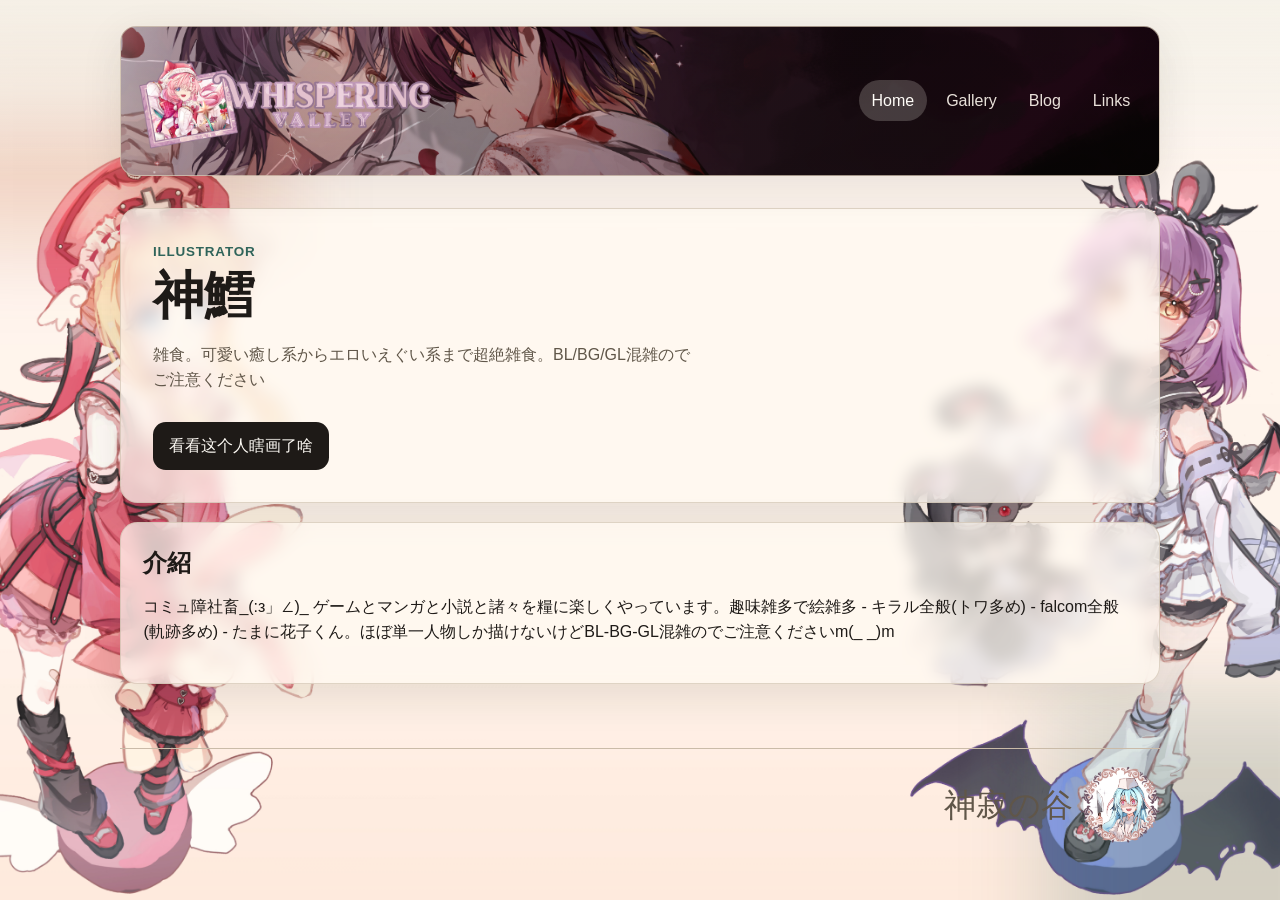
<file: index.html>
<!doctype html>
<html lang="en">
  <head>
    <meta charset="UTF-8" />
    <meta name="viewport" content="width=device-width, initial-scale=1.0" />
    <title>Whispering Valley | Home</title>
    <link rel="stylesheet" href="./assets/css/styles.css" />
  </head>
  <body data-page="home">
    <div class="bg-shape bg-shape-1" aria-hidden="true"></div>
    <div class="bg-shape bg-shape-2" aria-hidden="true"></div>

    <header id="site-header"></header>

    <main class="page-wrap">
      <section class="hero reveal">
        <p class="kicker" id="intro-tagline"></p>
        <h1 id="intro-name">神鳕</h1>
        <p class="lede" id="intro-bio"></p>
        <a class="cta" href="./gallery.html">看看这个人瞎画了啥</a>
      </section>

      <section class="panel reveal stagger">
        <h2>介紹</h2>
        <p id="intro-current-focus"></p>
      </section>
    </main>

    <footer id="site-footer"></footer>
    <script type="module" src="./assets/js/main.js?v=5"></script>
  </body>
</html>
</file>
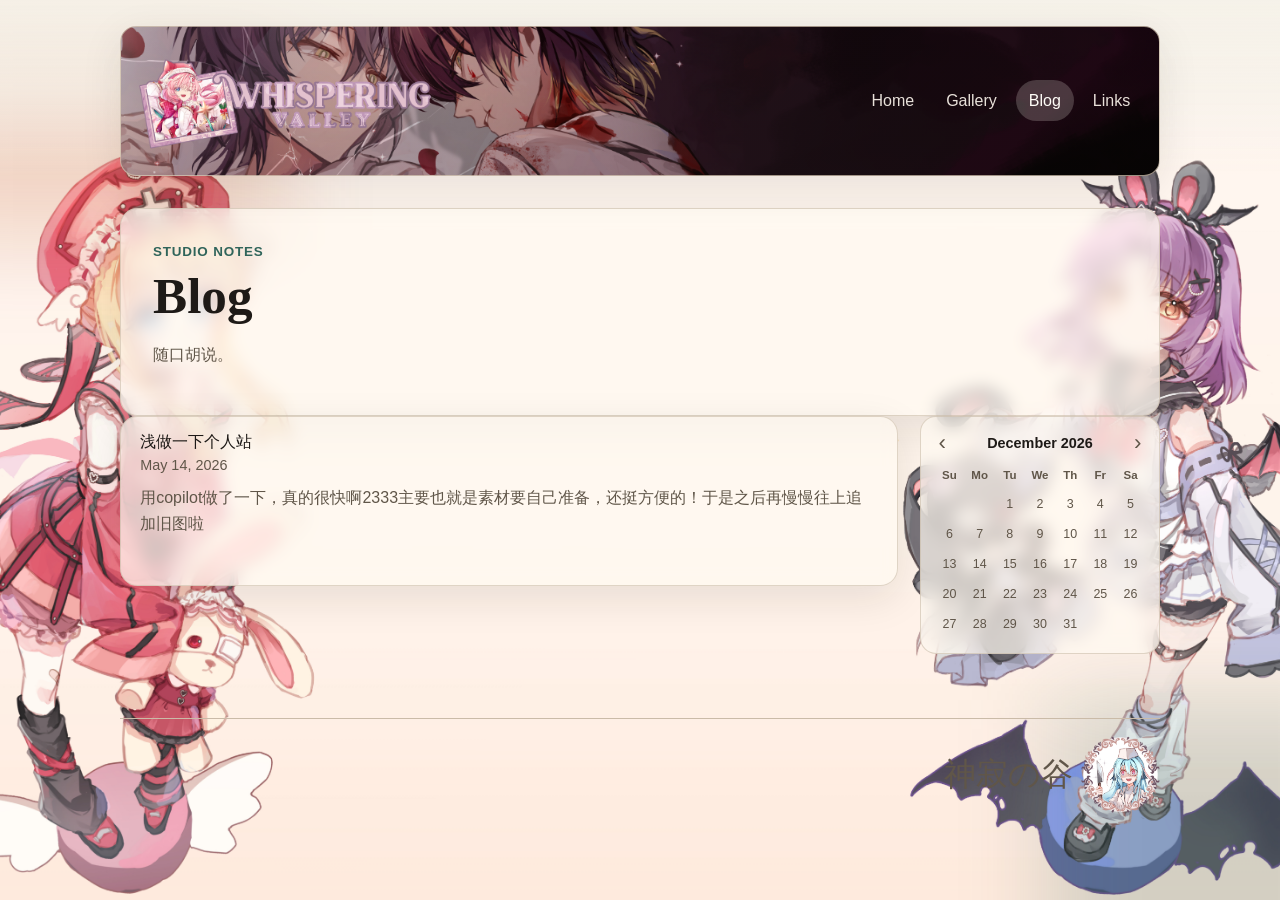
<file: blog.html>
<!doctype html>
<html lang="en">
  <head>
    <meta charset="UTF-8" />
    <meta name="viewport" content="width=device-width, initial-scale=1.0" />
    <title>Whispering Valley | Blog</title>
    <link rel="stylesheet" href="./assets/css/styles.css" />
  </head>
  <body data-page="blog">
    <div class="bg-shape bg-shape-1" aria-hidden="true"></div>
    <div class="bg-shape bg-shape-2" aria-hidden="true"></div>

    <header id="site-header"></header>

    <main class="page-wrap">
      <section class="page-head reveal">
        <p class="kicker">Studio Notes</p>
        <h1>Blog</h1>
        <p class="lede">随口胡说。</p>
      </section>

      <div class="blog-layout">
        <div id="blog-list" class="stack"></div>
        <aside id="blog-calendar" class="blog-sidebar"></aside>
      </div>
    </main>

    <footer id="site-footer"></footer>
    <script type="module" src="./assets/js/main.js?v=5"></script>
  </body>
</html>
</file>
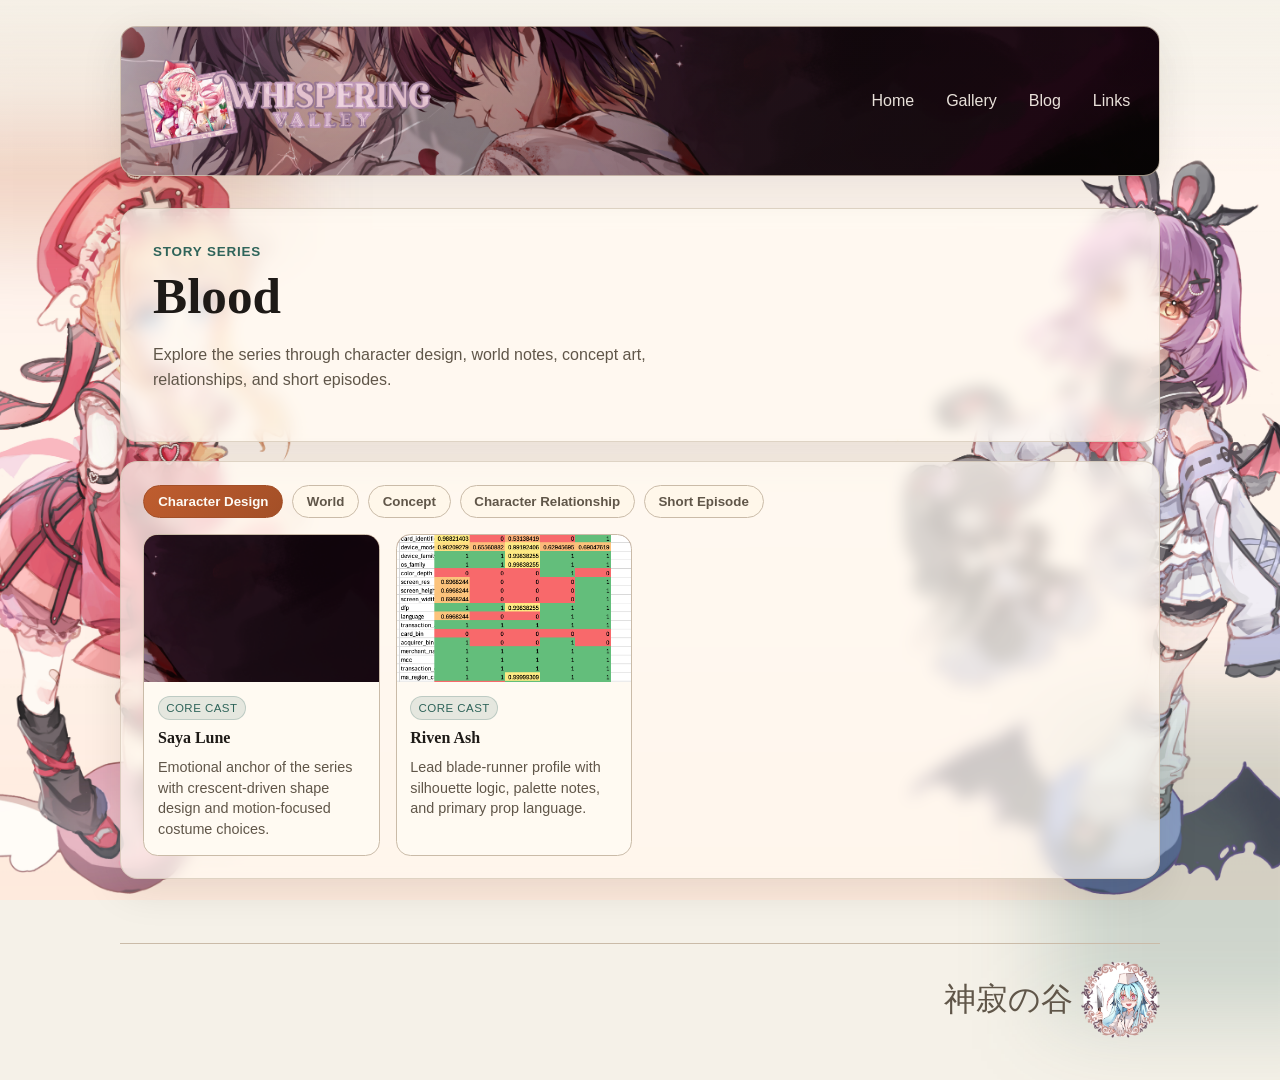
<file: blood.html>
<!doctype html>
<html lang="en">
  <head>
    <meta charset="UTF-8" />
    <meta name="viewport" content="width=device-width, initial-scale=1.0" />
    <title>Whispering Valley | Blood Series</title>
    <link rel="stylesheet" href="./assets/css/styles.css" />
  </head>
  <body data-page="blood">
    <div class="bg-shape bg-shape-1" aria-hidden="true"></div>
    <div class="bg-shape bg-shape-2" aria-hidden="true"></div>

    <header id="site-header"></header>

    <main class="page-wrap">
      <section class="page-head reveal">
        <p class="kicker">Story Series</p>
        <h1>Blood</h1>
        <p class="lede">
          Explore the series through character design, world notes, concept art,
          relationships, and short episodes.
        </p>
      </section>

      <section class="panel reveal">
        <div id="blood-tabs" class="tabs" role="tablist" aria-label="Blood sections"></div>
        <div id="blood-grid" class="blood-grid"></div>
      </section>
    </main>

    <footer id="site-footer"></footer>
    <script type="module" src="./assets/js/main.js?v=5"></script>
  </body>
</html>
</file>
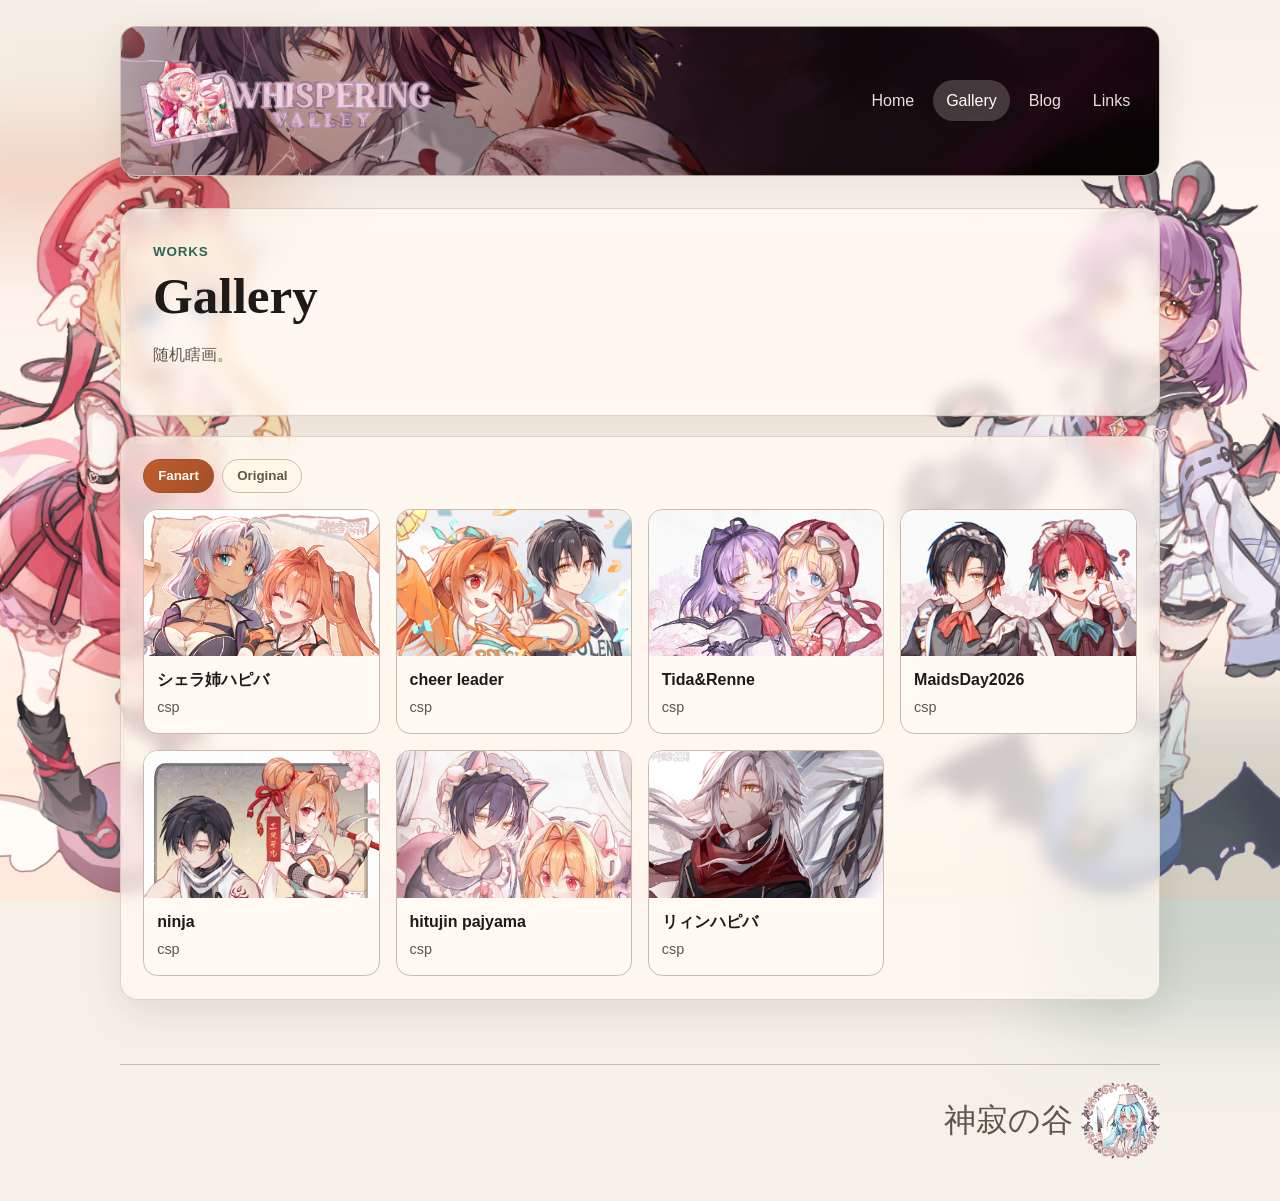
<file: gallery.html>
<!doctype html>
<html lang="en">
  <head>
    <meta charset="UTF-8" />
    <meta name="viewport" content="width=device-width, initial-scale=1.0" />
    <title>Whispering Valley | Gallery</title>
    <link rel="stylesheet" href="./assets/css/styles.css" />
  </head>
  <body data-page="gallery">
    <div class="bg-shape bg-shape-1" aria-hidden="true"></div>
    <div class="bg-shape bg-shape-2" aria-hidden="true"></div>

    <header id="site-header"></header>

    <main class="page-wrap">
      <section class="page-head reveal">
        <p class="kicker">Works</p>
        <h1>Gallery</h1>
        <p class="lede">随机瞎画。</p>
      </section>

      <section class="panel reveal">
        <div id="gallery-tabs" class="tabs" role="tablist" aria-label="Gallery categories"></div>
        <div id="gallery-grid" class="gallery-grid"></div>
      </section>
    </main>

    <footer id="site-footer"></footer>
    <script type="module" src="./assets/js/main.js?v=5"></script>
  </body>
</html>
</file>
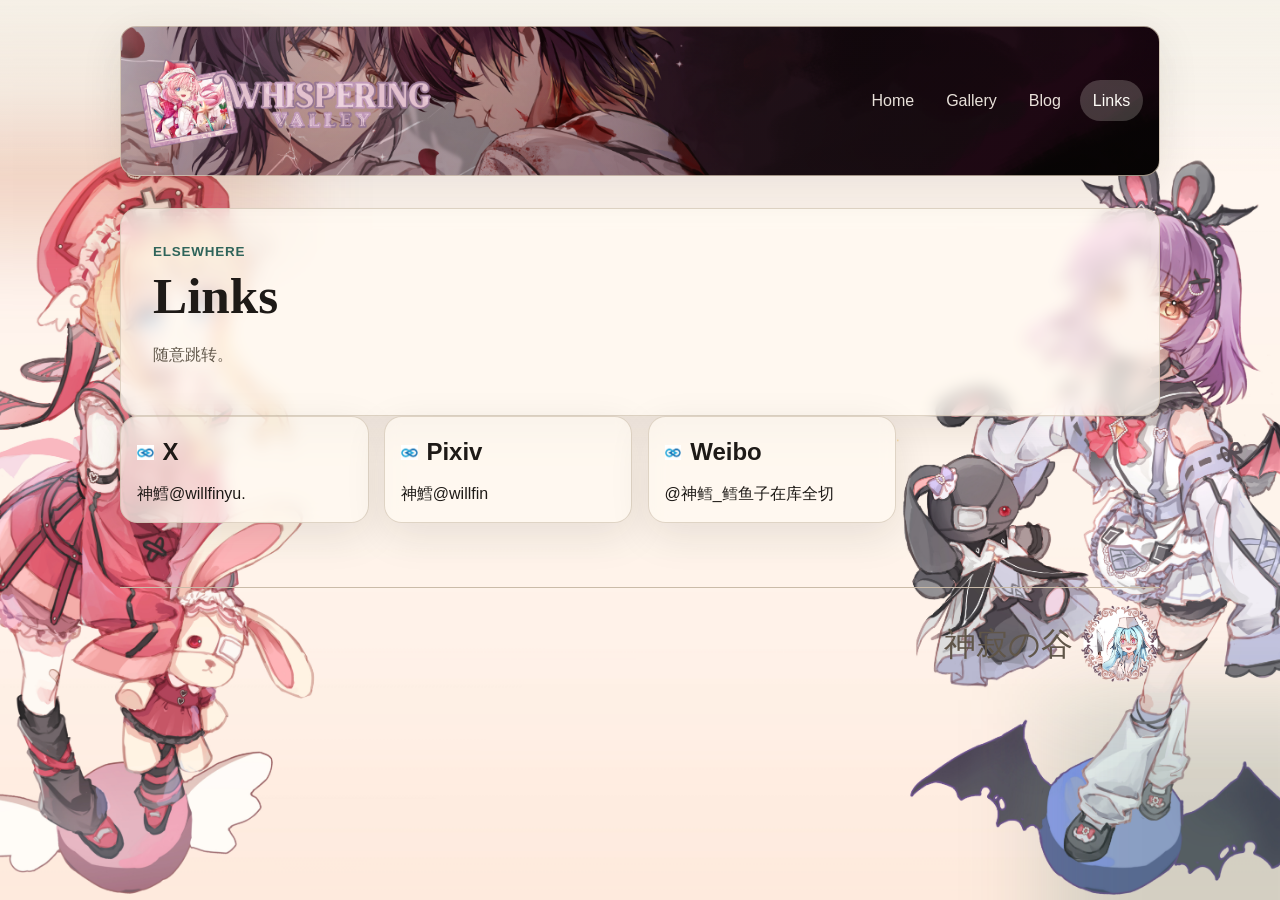
<file: links.html>
<!doctype html>
<html lang="en">
  <head>
    <meta charset="UTF-8" />
    <meta name="viewport" content="width=device-width, initial-scale=1.0" />
    <title>Whispering Valley | Links</title>
    <link rel="stylesheet" href="./assets/css/styles.css" />
  </head>
  <body data-page="links">
    <div class="bg-shape bg-shape-1" aria-hidden="true"></div>
    <div class="bg-shape bg-shape-2" aria-hidden="true"></div>

    <header id="site-header"></header>

    <main class="page-wrap">
      <section class="page-head reveal">
        <p class="kicker">Elsewhere</p>
        <h1>Links</h1>
        <p class="lede">随意跳转。</p>
      </section>

      <section id="links-list" class="link-grid"></section>
    </main>

    <footer id="site-footer"></footer>
    <script type="module" src="./assets/js/main.js?v=5"></script>
  </body>
</html>
</file>
<file: assets/css/styles.css>
:root {
  --bg: #f5f1e8;
  --ink: #1e1a17;
  --muted: #605649;
  --line: #cabba8;
  --accent: #bf5d2f;
  --accent-2: #2f645a;
  --card: #fffaf2;
  --shadow: 0 12px 40px rgba(30, 26, 23, 0.1);
}

* {
  box-sizing: border-box;
}

html,
body {
  margin: 0;
  padding: 0;
}

body {
  min-height: 100vh;
  color: var(--ink);
  font-family: "Avenir Next", "Segoe UI", "Trebuchet MS", sans-serif;
  background: url("../../data/bg1.jpg") center / cover fixed no-repeat;
  background-color: var(--bg);
  line-height: 1.6;
  overflow-x: hidden;
}

.bg-shape {
  position: fixed;
  z-index: -1;
  pointer-events: none;
  filter: blur(44px);
}

.bg-shape-1 {
  width: 360px;
  height: 360px;
  top: -120px;
  left: -80px;
  background: rgba(191, 93, 47, 0.22);
}

.bg-shape-2 {
  width: 320px;
  height: 320px;
  bottom: -120px;
  right: -90px;
  background: rgba(47, 100, 90, 0.2);
}

.page-wrap {
  width: min(1040px, 92vw);
  margin: 0 auto;
  padding: 2rem 0 4rem;
}

#site-header {
  position: sticky;
  top: 0;
  z-index: 100;
  padding-top: 0.6rem;
  background: linear-gradient(to bottom, rgba(245, 241, 232, 0.95), rgba(245, 241, 232, 0.72), transparent);
  transition: padding-top 180ms ease;
}

.site-header {
  width: min(1040px, 92vw);
  margin: 1rem auto 0;
  display: flex;
  align-items: center;
  justify-content: space-between;
  gap: 1rem;
  min-height: 150px;
  border: 1px solid rgba(202, 187, 168, 0.78);
  border-radius: 1rem;
  padding: 0.9rem 1rem;
  background-image: linear-gradient(rgba(26, 21, 16, 0.16), rgba(26, 21, 16, 0.22)), url("../../data/header.png");
  background-size: cover;
  background-position: center 40%;
  background-repeat: no-repeat;
  box-shadow: var(--shadow);
  transition: margin-top 180ms ease, padding 180ms ease, width 180ms ease;
}

.brand {
  display: inline-flex;
  align-items: center;
  text-decoration: none;
  color: #fff8ef;
}

.brand-logo {
  height: clamp(100px, 28vw, 70px);
  width: auto;
  display: block;
}

.brand-dot {
  width: 0.8rem;
  height: 0.8rem;
  border-radius: 999px;
  background: linear-gradient(120deg, var(--accent), var(--accent-2));
}

.brand-name {
  font-family: "Iowan Old Style", "Palatino Linotype", "Book Antiqua", serif;
  font-weight: 700;
  font-size: 1.2rem;
}

.nav {
  display: flex;
  flex-wrap: wrap;
  gap: 0.4rem;
}

.nav a {
  text-decoration: none;
  color: rgba(255, 248, 239, 0.9);
  padding: 0.5rem 0.8rem;
  border-radius: 999px;
  transition: background-color 180ms ease, color 180ms ease, padding 180ms ease;
}

#site-header.is-compact {
  padding-top: 0;
}

#site-header.is-compact .site-header {
  margin-top: 0.3rem;
  width: min(980px, 94vw);
  min-height: 92px;
  padding: 0.55rem 0.8rem;
}

#site-header.is-compact .brand-name {
  font-size: 1.05rem;
}

#site-header.is-compact .brand-logo {
  height: clamp(34px, 5vw, 54px);
}

#site-header.is-compact .nav a {
  padding: 0.36rem 0.62rem;
}

.nav a:hover,
.nav a.is-active {
  background: rgba(255, 248, 239, 0.2);
  color: #fffdf8;
}

.hero,
.page-head,
.panel,
.entry,
.link-card {
  background: rgba(255, 250, 242, 0.72);
  border: 1px solid rgba(202, 187, 168, 0.6);
  backdrop-filter: blur(8px);
  border-radius: 1.1rem;
  box-shadow: var(--shadow);
}

.hero,
.page-head {
  padding: 2rem;
}

.hero h1,
.page-head h1,
.panel h2 {
  font-family: "Iowan Old Style", "Palatino Linotype", "Book Antiqua", serif;
  margin: 0.3rem 0 0.7rem;
  line-height: 1.15;
}

.hero h1,
.page-head h1 {
  font-size: clamp(2rem, 4vw, 3.3rem);
}

.kicker {
  margin: 0;
  letter-spacing: 0.06em;
  text-transform: uppercase;
  color: var(--accent-2);
  font-size: 0.84rem;
  font-weight: 700;
}

.lede {
  max-width: 62ch;
  color: var(--muted);
}

.cta {
  display: inline-block;
  margin-top: 0.8rem;
  text-decoration: none;
  background: var(--ink);
  color: #fefbf5;
  padding: 0.7rem 1rem;
  border-radius: 0.8rem;
}

.panel {
  margin-top: 1.2rem;
  padding: 1.4rem;
}

.tabs {
  display: flex;
  flex-wrap: wrap;
  gap: 0.55rem;
  margin-bottom: 1rem;
}

.tab-btn {
  border: 1px solid var(--line);
  background: #fff7ea;
  color: var(--muted);
  padding: 0.52rem 0.86rem;
  border-radius: 999px;
  cursor: pointer;
  font-weight: 600;
}

.tab-btn.is-active {
  color: #fefbf5;
  background: linear-gradient(130deg, var(--accent), #a34f27);
  border-color: #a34f27;
}

.gallery-grid {
  display: grid;
  grid-template-columns: repeat(auto-fill, minmax(220px, 1fr));
  gap: 1rem;
}

.art-card {
  border: 1px solid var(--line);
  border-radius: 0.9rem;
  background: var(--card);
  overflow: hidden;
}

.art-thumb {
  aspect-ratio: 16 / 10;
  width: 100%;
  display: grid;
  place-items: center;
  font-weight: 700;
  color: #fff8ef;
  background: linear-gradient(145deg, #b06844, #784f3d);
  overflow: hidden;
  transition: transform 200ms ease, opacity 200ms ease;
}

.art-thumb img {
  width: 100%;
  height: 100%;
  object-fit: cover;
  display: block;
}

.art-meta {
  padding: 0.7rem 0.8rem 0.9rem;
}

.art-meta h3 {
  margin: 0;
  font-size: 1rem;
}

.art-meta p {
  margin: 0.2rem 0 0;
  color: var(--muted);
  font-size: 0.9rem;
}

/* ---- Blog layout ---- */

.blog-layout {
  display: flex;
  align-items: flex-start;
  gap: 1.4rem;
}

.stack {
  flex: 1 1 0;
  min-width: 0;
  display: grid;
  gap: 1rem;
  align-content: start;
}

.blog-sidebar {
  flex: 0 0 auto;
  width: 240px;
  position: sticky;
  top: 1.2rem;
}

@media (max-width: 780px) {
  .blog-layout {
    flex-direction: column-reverse;
  }
  .blog-sidebar {
    width: 100%;
    position: static;
  }
}

/* ---- Blog entry card ---- */

.entry {
  padding: 1rem 1.2rem;
  position: relative;
}

.entry h2,
.entry-title {
  margin: 0;
  font-family: "Iowan Old Style", "Palatino Linotype", "Book Antiqua", serif;
  cursor: pointer;
  color: var(--ink);
  background: none;
  border: none;
  padding: 0;
  text-align: left;
  font-size: inherit;
  font-weight: inherit;
  line-height: 1.15;
  text-decoration: underline;
  text-decoration-color: transparent;
  transition: text-decoration-color 180ms;
}

.entry-title:hover {
  text-decoration-color: var(--accent);
}

.entry time {
  color: var(--muted);
  font-size: 0.9rem;
}

.entry-preview {
  margin: 0.5rem 0 2rem;
  color: var(--muted);
}

.read-more {
  position: absolute;
  bottom: 0.8rem;
  right: 1rem;
  background: none;
  border: 1px solid var(--line);
  color: var(--muted);
  padding: 0.3rem 0.65rem;
  border-radius: 999px;
  font-size: 0.82rem;
  cursor: pointer;
  transition: background 160ms, color 160ms;
}

.read-more:hover {
  background: var(--ink);
  color: #fefbf5;
  border-color: var(--ink);
}

/* ---- Pagination ---- */

.pagination {
  display: flex;
  gap: 0.4rem;
  flex-wrap: wrap;
  margin-top: 0.4rem;
}

.page-btn {
  border: 1px solid var(--line);
  background: var(--card);
  color: var(--muted);
  padding: 0.4rem 0.75rem;
  border-radius: 999px;
  cursor: pointer;
  font-weight: 600;
  transition: background 160ms, color 160ms;
}

.page-btn.is-active {
  background: var(--ink);
  color: #fefbf5;
  border-color: var(--ink);
}

/* ---- Calendar ---- */

.blog-sidebar {
  background: rgba(255, 250, 242, 0.72);
  border: 1px solid rgba(202, 187, 168, 0.6);
  backdrop-filter: blur(8px);
  border-radius: 1rem;
  padding: 0.9rem;
}

.cal-header {
  display: flex;
  align-items: center;
  justify-content: space-between;
  margin-bottom: 0.5rem;
}

.cal-month {
  font-weight: 700;
  font-size: 0.9rem;
}

.cal-nav {
  background: none;
  border: none;
  cursor: pointer;
  color: var(--muted);
  font-size: 1.4rem;
  line-height: 1;
  padding: 0 0.2rem;
}

.cal-nav:hover {
  color: var(--ink);
}

.cal-clear {
  display: block;
  width: 100%;
  margin-bottom: 0.5rem;
  background: rgba(191, 93, 47, 0.12);
  border: 1px solid rgba(191, 93, 47, 0.3);
  color: var(--accent);
  border-radius: 999px;
  padding: 0.3rem 0.6rem;
  font-size: 0.82rem;
  cursor: pointer;
  font-weight: 600;
}

.cal-grid {
  display: grid;
  grid-template-columns: repeat(7, 1fr);
  gap: 2px;
}

.cal-dow {
  text-align: center;
  font-size: 0.72rem;
  font-weight: 700;
  color: var(--muted);
  padding: 0.2rem 0;
}

.cal-day {
  aspect-ratio: 1;
  display: grid;
  place-items: center;
  font-size: 0.78rem;
  border-radius: 50%;
  border: none;
  background: none;
  color: var(--muted);
  cursor: default;
}

.cal-day.has-post {
  cursor: pointer;
  color: var(--ink);
  font-weight: 700;
  background: rgba(191, 93, 47, 0.14);
}

.cal-day.has-post:hover {
  background: rgba(191, 93, 47, 0.28);
}

.cal-day.is-selected {
  background: var(--accent) !important;
  color: #fff8ef !important;
}

/* ---- Blog modal ---- */

.blog-modal {
  display: none;
  position: fixed;
  inset: 0;
  z-index: 900;
  align-items: center;
  justify-content: center;
}

body.bm-open .blog-modal {
  display: flex;
}

.bm-backdrop {
  position: absolute;
  inset: 0;
  background: rgba(10, 8, 6, 0.88);
  backdrop-filter: blur(6px);
}

.bm-frame {
  position: relative;
  z-index: 1;
  background: var(--card);
  border-radius: 1rem;
  padding: 2rem 2.2rem 2.2rem;
  width: min(680px, 92vw);
  max-height: 82vh;
  overflow-y: auto;
  box-shadow: 0 24px 80px rgba(0, 0, 0, 0.45);
}

.bm-title {
  margin: 0 0 0.3rem;
  font-family: "Iowan Old Style", "Palatino Linotype", "Book Antiqua", serif;
  font-size: clamp(1.2rem, 2.5vw, 1.7rem);
}

.bm-time {
  display: block;
  color: var(--muted);
  font-size: 0.88rem;
  margin-bottom: 1.2rem;
}

.bm-body {
  color: var(--ink);
  line-height: 1.75;
  white-space: pre-wrap;
}

.link-grid {
  display: grid;
  grid-template-columns: repeat(auto-fill, minmax(220px, 1fr));
  gap: 0.95rem;
}

.link-card {
  text-decoration: none;
  color: inherit;
  padding: 1rem;
  transition: transform 180ms ease;
}

.link-card-head {
  display: flex;
  align-items: center;
  gap: 0.55rem;
}

.link-card h2 {
  margin: 0;
}

.link-card p {
  margin: 0.55rem 0 0;
}

.link-icon {
  width: 1.05rem;
  height: 1.05rem;
  flex: 0 0 auto;
  object-fit: contain;
}

.link-card:hover {
  transform: translateY(-3px);
}

/* ---- Lightbox ---- */

.lightbox {
  display: none;
  position: fixed;
  inset: 0;
  z-index: 900;
  align-items: center;
  justify-content: center;
}

body.lb-open .lightbox {
  display: flex;
}

.lb-backdrop {
  position: absolute;
  inset: 0;
  background: rgba(10, 8, 6, 0.88);
  backdrop-filter: blur(6px);
}

.lb-frame {
  position: relative;
  z-index: 1;
  margin: 0;
  display: flex;
  flex-direction: column;
  align-items: center;
  gap: 0.8rem;
  max-width: min(90vw, 900px);
  max-height: 90vh;
}

.lb-image {
  border-radius: 0.7rem;
  overflow: hidden;
  display: flex;
  align-items: center;
  justify-content: center;
  max-width: 100%;
  max-height: 80vh;
}

.lb-image img {
  max-width: min(90vw, 900px);
  max-height: 80vh;
  object-fit: contain;
  display: block;
  border-radius: 0.7rem;
  box-shadow: 0 20px 60px rgba(0, 0, 0, 0.5);
}

.lb-placeholder {
  width: clamp(280px, 60vw, 700px);
  aspect-ratio: 16 / 10;
  display: grid;
  place-items: center;
  background: linear-gradient(145deg, #b06844, #784f3d);
  border-radius: 0.7rem;
  font-size: 2rem;
  font-weight: 700;
  color: #fff8ef;
  box-shadow: 0 20px 60px rgba(0, 0, 0, 0.5);
}

.lb-caption {
  color: rgba(255, 250, 242, 0.85);
  font-size: 0.95rem;
  text-align: center;
}

.lb-close {
  position: fixed;
  top: 1rem;
  right: 1rem;
  z-index: 2;
  background: rgba(255, 250, 242, 0.15);
  border: 1px solid rgba(255, 250, 242, 0.3);
  color: #fff8ef;
  font-size: 1.8rem;
  line-height: 1;
  width: 2.4rem;
  height: 2.4rem;
  border-radius: 50%;
  cursor: pointer;
  display: grid;
  place-items: center;
  transition: background 160ms;
}

.lb-close:hover {
  background: rgba(255, 250, 242, 0.3);
}

.lb-arrow {
  position: fixed;
  top: 50%;
  transform: translateY(-50%);
  z-index: 2;
  background: rgba(255, 250, 242, 0.12);
  border: 1px solid rgba(255, 250, 242, 0.25);
  color: #fff8ef;
  font-size: 1.5rem;
  width: 2.8rem;
  height: 2.8rem;
  border-radius: 50%;
  cursor: pointer;
  display: grid;
  place-items: center;
  transition: background 160ms;
}

.lb-arrow:hover {
  background: rgba(255, 250, 242, 0.28);
}

.lb-prev { left: 1rem; }
.lb-next { right: 1rem; }

.art-card {
  cursor: pointer;
}

.art-card:hover .art-thumb {
  opacity: 0.85;
  transform: scale(1.02);
  transition: transform 200ms ease, opacity 200ms ease;
}

/* ---- Blood Page ---- */

.blood-grid {
  display: grid;
  grid-template-columns: repeat(auto-fill, minmax(230px, 1fr));
  gap: 1rem;
}

.blood-card {
  border: 1px solid var(--line);
  border-radius: 0.9rem;
  background: var(--card);
  overflow: hidden;
  cursor: pointer;
}

.blood-thumb {
  aspect-ratio: 16 / 10;
  width: 100%;
  background: linear-gradient(145deg, #8e4d33, #55362b);
  overflow: hidden;
}

.blood-thumb img {
  width: 100%;
  height: 100%;
  object-fit: cover;
  display: block;
}

.blood-fallback {
  width: 100%;
  height: 100%;
  display: grid;
  place-items: center;
  color: #fff6ef;
  font-family: "Iowan Old Style", "Palatino Linotype", "Book Antiqua", serif;
  letter-spacing: 0.06em;
}

.blood-meta {
  padding: 0.75rem 0.85rem 0.9rem;
}

.blood-meta h3 {
  margin: 0;
  font-size: 1rem;
  font-family: "Iowan Old Style", "Palatino Linotype", "Book Antiqua", serif;
}

.blood-tag {
  margin: 0 0 0.3rem;
  display: inline-block;
  font-size: 0.72rem;
  letter-spacing: 0.04em;
  text-transform: uppercase;
  color: var(--accent-2);
  background: rgba(47, 100, 90, 0.12);
  border: 1px solid rgba(47, 100, 90, 0.22);
  border-radius: 999px;
  padding: 0.12rem 0.45rem;
}

.blood-summary {
  margin: 0.4rem 0 0;
  color: var(--muted);
  font-size: 0.9rem;
  line-height: 1.45;
}

.blood-card:hover .blood-thumb {
  opacity: 0.85;
  transform: scale(1.02);
  transition: transform 200ms ease, opacity 200ms ease;
}

.blood-overlay {
  display: none;
  position: fixed;
  inset: 0;
  z-index: 920;
  align-items: center;
  justify-content: center;
}

body.bo-open .blood-overlay {
  display: flex;
}

.bo-backdrop {
  position: absolute;
  inset: 0;
  background: rgba(10, 8, 6, 0.9);
  backdrop-filter: blur(6px);
}

.bo-panel {
  position: relative;
  z-index: 1;
  width: min(920px, 92vw);
  max-height: 84vh;
  overflow-y: auto;
  background: #fffaf2;
  border-radius: 1rem;
  padding: 1.4rem 1.5rem 1.8rem;
  box-shadow: 0 24px 80px rgba(0, 0, 0, 0.45);
}

.bo-head h2 {
  margin: 0;
  font-family: "Iowan Old Style", "Palatino Linotype", "Book Antiqua", serif;
}

.bo-head p {
  margin: 0.2rem 0 1rem;
  color: var(--muted);
  font-size: 0.9rem;
}

.bo-content h1,
.bo-content h2,
.bo-content h3 {
  font-family: "Iowan Old Style", "Palatino Linotype", "Book Antiqua", serif;
  margin: 1rem 0 0.35rem;
  line-height: 1.2;
}

.bo-content h1 {
  font-size: 1.6rem;
}

.bo-content h2 {
  font-size: 1.3rem;
}

.bo-content h3 {
  font-size: 1.1rem;
}

.bo-content p,
.bo-content li,
.bo-content blockquote {
  color: #2f2721;
}

.bo-content ul {
  padding-left: 1.25rem;
}

.bo-content blockquote {
  margin: 0.8rem 0;
  padding: 0.5rem 0.8rem;
  border-left: 3px solid rgba(191, 93, 47, 0.48);
  background: rgba(191, 93, 47, 0.08);
  border-radius: 0.25rem;
}

.bo-content hr {
  border: none;
  border-top: 1px solid var(--line);
  margin: 1rem 0;
}

.bo-content figure {
  margin: 0.9rem 0;
}

.bo-content img {
  width: 100%;
  max-height: 420px;
  object-fit: cover;
  border-radius: 0.7rem;
}

/* ---- Footer ---- */

.site-footer {
  width: min(1040px, 92vw);
  margin: 0 auto 2.5rem;
  border-top: 1px solid var(--line);
  padding-top: 1rem;
  color: var(--muted);
}

.site-footer-content {
  display: flex;
  justify-content: flex-end;
  align-items: center;
  gap: 0.45rem;
}

.site-footer p {
  margin: 0;
}

.footer-icon {
  width: 5rem;
  height: 5rem;
  object-fit: contain;
  flex: 0 0 auto;
}

.footer-text {
  font-size: xx-large;
}

.reveal {
  animation: rise 500ms ease both;
}

.stagger {
  animation-delay: 140ms;
}

@keyframes rise {
  from {
    transform: translateY(14px);
    opacity: 0;
  }
  to {
    transform: translateY(0);
    opacity: 1;
  }
}

@media (max-width: 740px) {
  .site-header {
    flex-direction: column;
    align-items: flex-start;
    margin-top: 0.6rem;
    min-height: 120px;
  }

  .hero,
  .page-head,
  .panel {
    padding: 1.2rem;
  }
}
</file>
